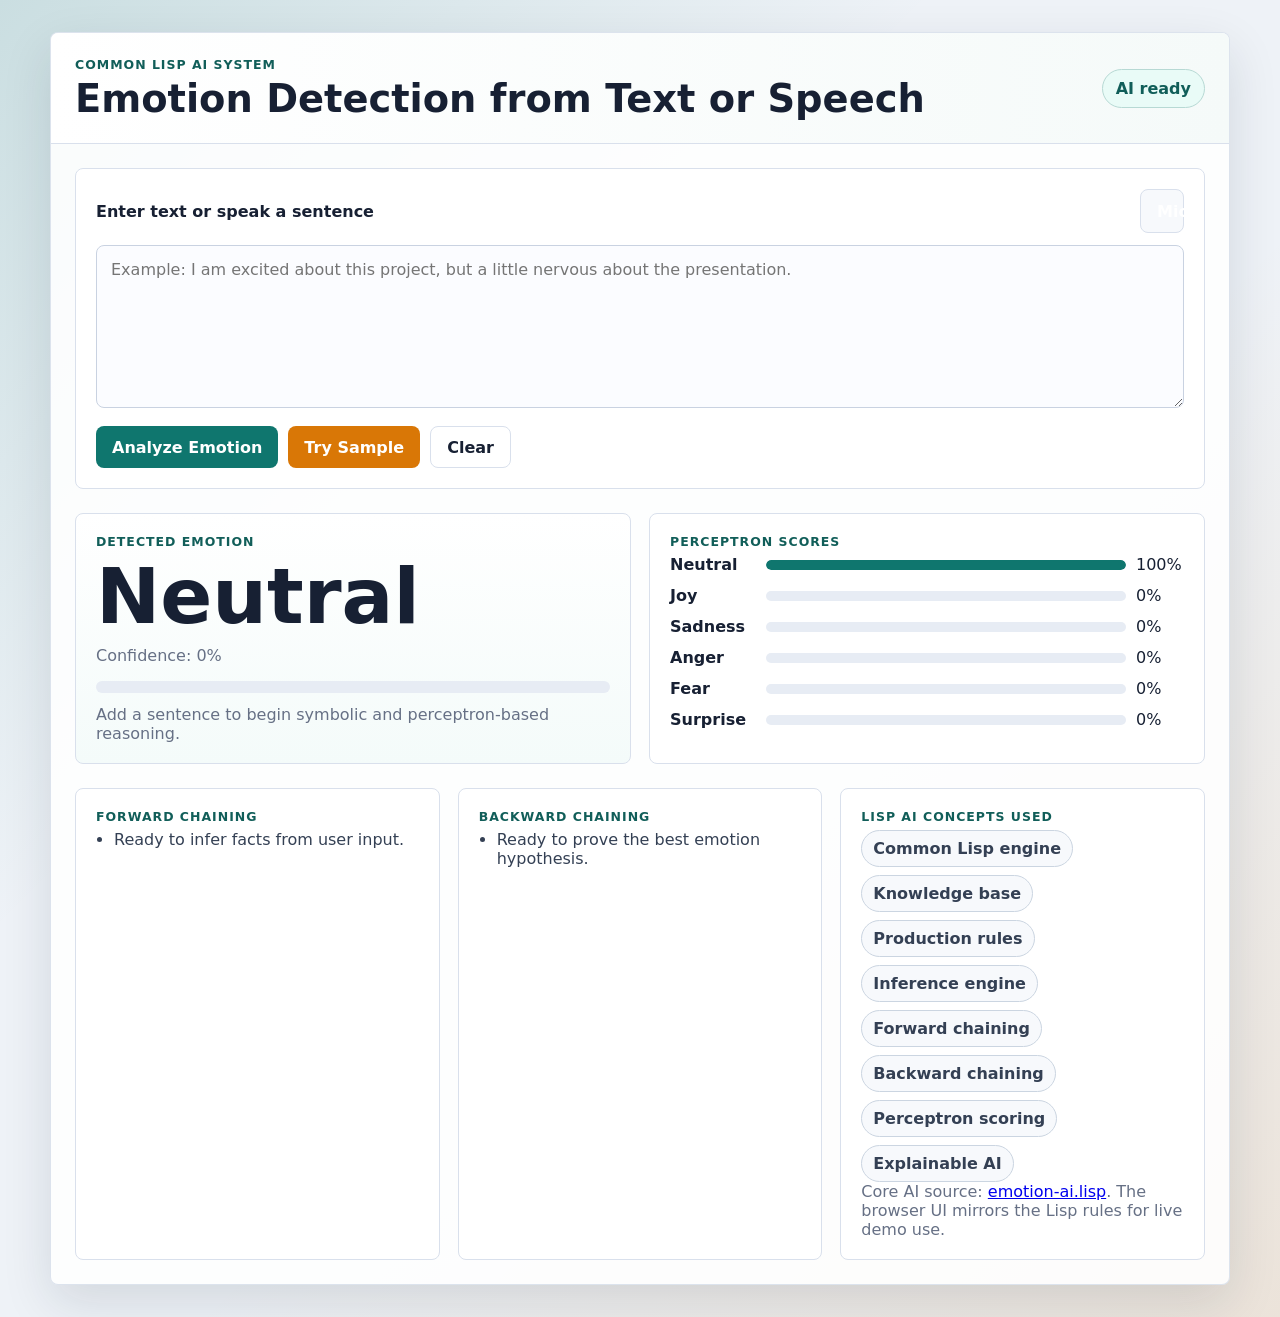
<file: index.html>
<!DOCTYPE html>
<html lang="en">
  <head>
    <meta charset="UTF-8" />
    <meta name="viewport" content="width=device-width, initial-scale=1.0" />
    <title>Emotion Detection AI System</title>
    <link rel="stylesheet" href="styles.css" />
  </head>
  <body>
    <main class="app-shell">
      <section class="workspace">
        <header class="topbar">
          <div>
            <p class="eyebrow">Common Lisp AI System</p>
            <h1>Emotion Detection from Text or Speech</h1>
          </div>
          <div class="status-pill" id="aiStatus">AI ready</div>
        </header>

        <section class="input-panel" aria-label="Emotion input">
          <div class="input-header">
            <label for="emotionInput">Enter text or speak a sentence</label>
            <button class="icon-button" id="micButton" type="button" title="Start speech input" aria-label="Start speech input">
              <span>Mic</span>
            </button>
          </div>
          <textarea
            id="emotionInput"
            rows="7"
            placeholder="Example: I am excited about this project, but a little nervous about the presentation."
          ></textarea>
          <div class="actions">
            <button id="analyzeButton" type="button">Analyze Emotion</button>
            <button id="sampleButton" class="secondary" type="button">Try Sample</button>
            <button id="clearButton" class="ghost" type="button">Clear</button>
          </div>
        </section>

        <section class="result-grid" aria-label="Emotion analysis results">
          <article class="primary-result">
            <p class="panel-label">Detected Emotion</p>
            <div class="emotion-display" id="emotionDisplay">Neutral</div>
            <p class="confidence" id="confidenceText">Confidence: 0%</p>
            <div class="meter" aria-hidden="true">
              <div id="confidenceBar"></div>
            </div>
            <p class="result-note" id="resultNote">Add a sentence to begin symbolic and perceptron-based reasoning.</p>
          </article>

          <article class="panel">
            <p class="panel-label">Perceptron Scores</p>
            <div class="score-list" id="scoreList"></div>
          </article>
        </section>

        <section class="reasoning-grid" aria-label="AI reasoning methods">
          <article class="panel">
            <p class="panel-label">Forward Chaining</p>
            <ul id="forwardFacts" class="fact-list"></ul>
          </article>
          <article class="panel">
            <p class="panel-label">Backward Chaining</p>
            <ul id="backwardProof" class="fact-list"></ul>
          </article>
          <article class="panel wide">
            <p class="panel-label">Lisp AI Concepts Used</p>
            <div class="concepts">
              <span>Common Lisp engine</span>
              <span>Knowledge base</span>
              <span>Production rules</span>
              <span>Inference engine</span>
              <span>Forward chaining</span>
              <span>Backward chaining</span>
              <span>Perceptron scoring</span>
              <span>Explainable AI</span>
            </div>
            <p class="result-note lisp-note">
              Core AI source: <a href="emotion-ai.lisp">emotion-ai.lisp</a>. The browser UI mirrors the Lisp rules for live demo use.
            </p>
          </article>
        </section>
      </section>
    </main>

    <script src="app.js"></script>
  </body>
</html>
</file>
<file: styles.css>
:root {
  color-scheme: light;
  --bg: #eef2f7;
  --surface: #ffffff;
  --surface-soft: #f7f9fc;
  --ink: #172033;
  --muted: #667085;
  --line: #d9e0ec;
  --accent: #0f766e;
  --accent-dark: #115e59;
  --warm: #d97706;
  --danger: #dc2626;
  --shadow: 0 18px 50px rgba(20, 31, 53, 0.12);
}

* {
  box-sizing: border-box;
}

body {
  margin: 0;
  min-height: 100vh;
  font-family: Inter, ui-sans-serif, system-ui, -apple-system, BlinkMacSystemFont, "Segoe UI", sans-serif;
  color: var(--ink);
  background:
    linear-gradient(135deg, rgba(15, 118, 110, 0.16), transparent 36%),
    linear-gradient(315deg, rgba(217, 119, 6, 0.12), transparent 42%),
    var(--bg);
}

button,
textarea {
  font: inherit;
}

.app-shell {
  width: min(1180px, calc(100% - 32px));
  margin: 0 auto;
  padding: 32px 0;
}

.workspace {
  background: rgba(255, 255, 255, 0.88);
  border: 1px solid rgba(217, 224, 236, 0.9);
  box-shadow: var(--shadow);
  border-radius: 8px;
  overflow: hidden;
}

.topbar {
  display: flex;
  justify-content: space-between;
  gap: 20px;
  align-items: center;
  padding: 24px;
  border-bottom: 1px solid var(--line);
  background: linear-gradient(90deg, #ffffff, #f5faf9);
}

.eyebrow,
.panel-label {
  margin: 0 0 6px;
  color: var(--accent-dark);
  font-size: 0.78rem;
  font-weight: 800;
  text-transform: uppercase;
  letter-spacing: 0.08em;
}

h1 {
  margin: 0;
  font-size: clamp(1.55rem, 3vw, 2.45rem);
  line-height: 1.08;
}

.status-pill {
  flex: 0 0 auto;
  border: 1px solid #b7d9d4;
  background: #e9fbf7;
  color: var(--accent-dark);
  padding: 9px 13px;
  border-radius: 999px;
  font-weight: 700;
}

.input-panel,
.panel,
.primary-result {
  padding: 20px;
  background: var(--surface);
  border: 1px solid var(--line);
  border-radius: 8px;
}

.input-panel {
  margin: 24px;
}

.input-header {
  display: flex;
  align-items: center;
  justify-content: space-between;
  gap: 16px;
  margin-bottom: 12px;
}

label {
  font-weight: 800;
}

.icon-button {
  width: 44px;
  height: 44px;
  border: 1px solid var(--line);
  border-radius: 8px;
  background: var(--surface-soft);
  cursor: pointer;
}

textarea {
  width: 100%;
  resize: vertical;
  min-height: 150px;
  border: 1px solid #c9d2e1;
  border-radius: 8px;
  padding: 14px;
  color: var(--ink);
  background: #fbfcff;
  outline: none;
}

textarea:focus {
  border-color: var(--accent);
  box-shadow: 0 0 0 3px rgba(15, 118, 110, 0.14);
}

.actions {
  display: flex;
  flex-wrap: wrap;
  gap: 10px;
  margin-top: 14px;
}

button {
  min-height: 42px;
  border: 0;
  border-radius: 8px;
  padding: 0 16px;
  background: var(--accent);
  color: white;
  font-weight: 800;
  cursor: pointer;
}

button:hover {
  filter: brightness(0.96);
}

.secondary {
  background: var(--warm);
}

.ghost {
  background: transparent;
  color: var(--ink);
  border: 1px solid var(--line);
}

.result-grid,
.reasoning-grid {
  display: grid;
  grid-template-columns: repeat(2, minmax(0, 1fr));
  gap: 18px;
  padding: 0 24px 24px;
}

.reasoning-grid {
  grid-template-columns: repeat(3, minmax(0, 1fr));
}

.primary-result {
  background: linear-gradient(180deg, #ffffff, #f4fbfa);
}

.emotion-display {
  font-size: clamp(2rem, 6vw, 4.8rem);
  line-height: 1;
  font-weight: 900;
  margin: 10px 0;
}

.confidence,
.result-note {
  margin: 0;
  color: var(--muted);
}

.meter {
  height: 12px;
  background: #e7ecf4;
  border-radius: 999px;
  margin: 16px 0 12px;
  overflow: hidden;
}

.meter div {
  width: 0%;
  height: 100%;
  border-radius: inherit;
  background: linear-gradient(90deg, var(--accent), var(--warm));
  transition: width 220ms ease;
}

.score-list {
  display: grid;
  gap: 12px;
}

.score-row {
  display: grid;
  grid-template-columns: 86px 1fr 48px;
  align-items: center;
  gap: 10px;
}

.score-track {
  height: 10px;
  background: #e7ecf4;
  border-radius: 999px;
  overflow: hidden;
}

.score-fill {
  height: 100%;
  background: var(--accent);
  border-radius: inherit;
}

.fact-list {
  margin: 0;
  padding-left: 18px;
  color: #344054;
}

.fact-list li + li {
  margin-top: 8px;
}

.wide {
  grid-column: span 1;
}

.concepts {
  display: flex;
  flex-wrap: wrap;
  gap: 8px;
}

.concepts span {
  border: 1px solid #cbd5e1;
  border-radius: 999px;
  padding: 8px 11px;
  background: var(--surface-soft);
  color: #344054;
  font-weight: 700;
}

@media (max-width: 880px) {
  .topbar,
  .result-grid,
  .reasoning-grid {
    grid-template-columns: 1fr;
  }

  .topbar {
    display: grid;
  }

  .status-pill {
    width: fit-content;
  }
}

@media (max-width: 560px) {
  .app-shell {
    width: min(100% - 20px, 1180px);
    padding: 10px 0;
  }

  .topbar,
  .input-panel,
  .panel,
  .primary-result {
    padding: 16px;
  }

  .input-panel {
    margin: 14px;
  }

  .result-grid,
  .reasoning-grid {
    padding: 0 14px 14px;
    gap: 14px;
  }

  .score-row {
    grid-template-columns: 76px 1fr 42px;
    font-size: 0.92rem;
  }
}
</file>
